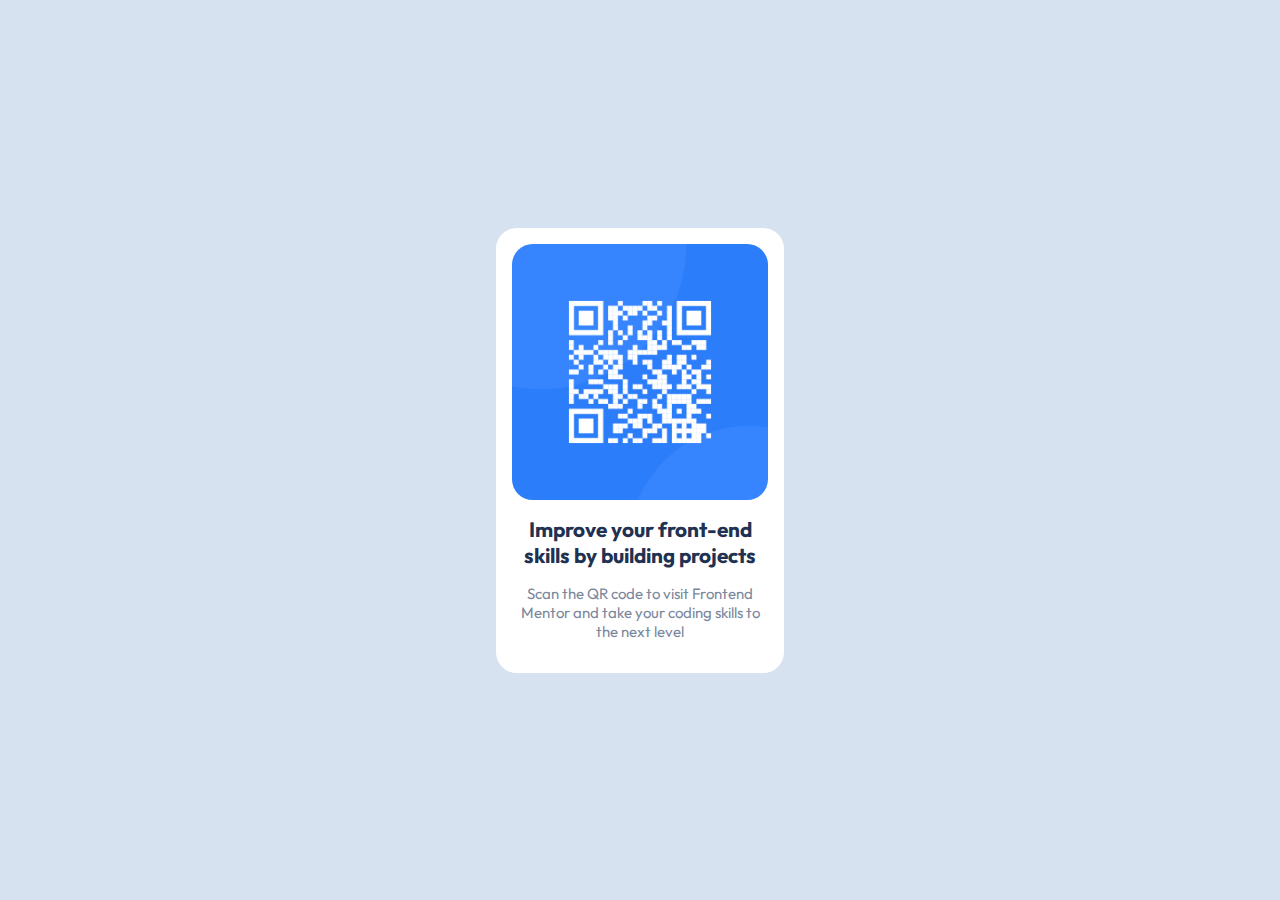
<file: frontendmentor/qr-code-component-main/index.html>
<!DOCTYPE html>
<html lang="en">
<head>
  <meta charset="UTF-8">
  <meta name="viewport" content="width=device-width, initial-scale=1.0"> <!-- displays site properly based on user's device -->

  <link rel="icon" type="image/png" sizes="32x32" href="./images/favicon-32x32.png">
  
  <title>Frontend Mentor | QR code component</title>

  <link rel="stylesheet"
        href="https://fonts.googleapis.com/css2?family=Outfit">
  <link rel="stylesheet" href="style.css">
</head>
<body>

<div class="card">
  <img class="card-image" src="images/image-qr-code.png" alt="QR Code">
  <div class="card-header">
    Improve your front-end skills by building projects
  </div>
  <div class="card-text">
    Scan the QR code to visit Frontend Mentor and take your coding skills to the next level
  </div>
</div>

</body>
</html>
</file>
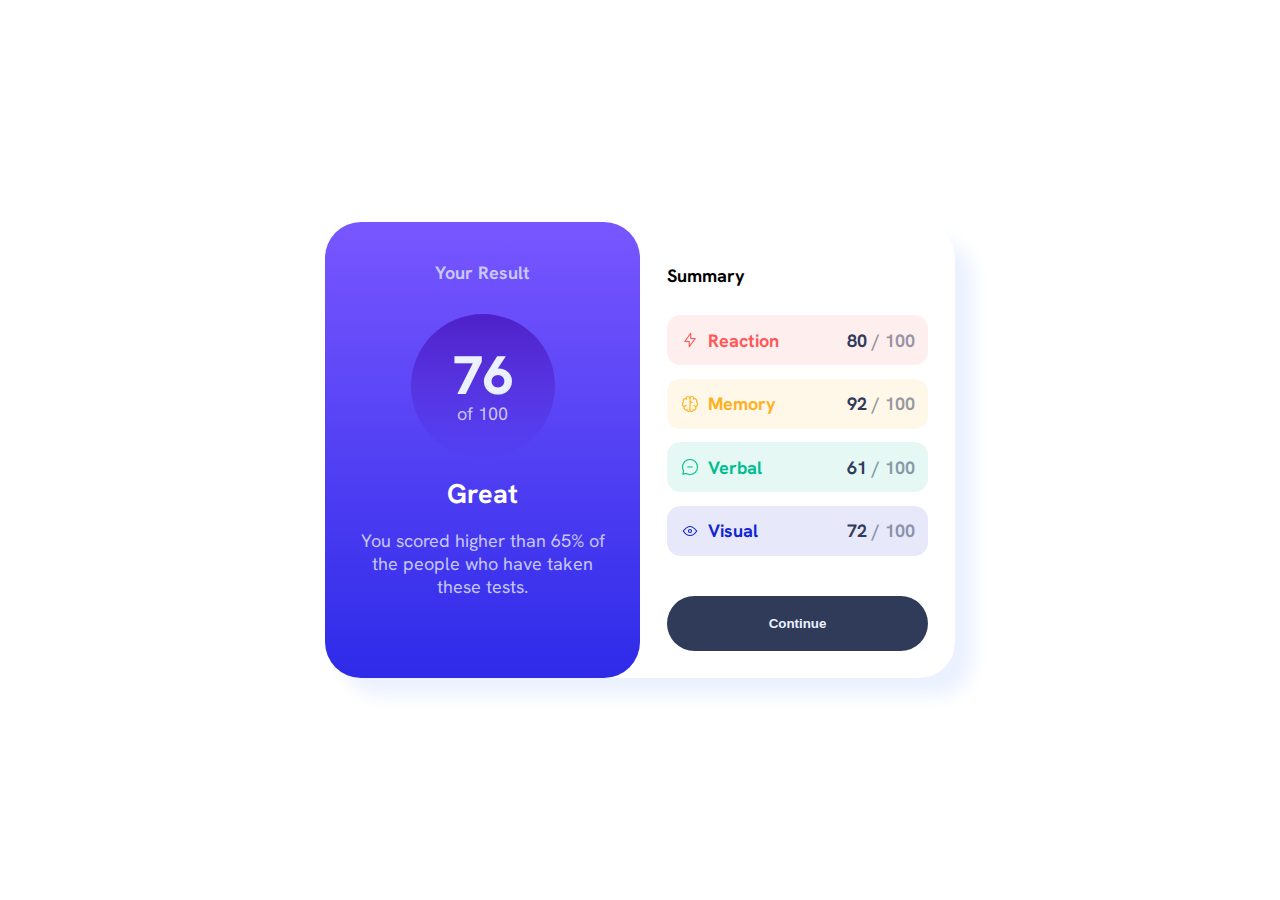
<file: frontendmentor/results-summary-component-main/index.html>
<!DOCTYPE html>
<html lang="en">
<head>
    <meta charset="UTF-8"/>
    <meta name="viewport" content="width=device-width, initial-scale=1.0"/>
    <!-- displays site properly based on user's device -->

    <link rel="icon" type="image/png" sizes="32x32" href="./assets/images/favicon-32x32.png"/>

    <title>Frontend Mentor | Results summary component</title>

    <!-- Feel free to remove these styles or customise in your own stylesheet 👍 -->
    <link rel="stylesheet" href="style.css"/>
</head>
<body>
<main class="container">
    <div class="result">
        <h1 class="result-header">
            Your Result
        </h1>

        <div class="result-circle">
            <div class="result-circle-score">
                76
            </div>
            of 100
        </div>

        <div class="result-text">
            Great
        </div>
        <div class="result-description">
            You scored higher than 65% of the people who have taken these tests.
        </div>
    </div>
    <div class="summary">
        <h2>
            Summary
        </h2>
        <div class="summary-category" id="reaction">
            <div class="summary-category-left">
                <img class="summary-category-icon" src="assets/images/icon-reaction.svg" alt=""/>
                <span class="summary-category-name">
                Reaction
            </span>
            </div>

            <div class="summary-category-score">
                <span>80</span> / 100
            </div>
        </div>

        <div class="summary-category" id="memory">
            <div class="summary-category-left">
                <img class="summary-category-icon" src="assets/images/icon-memory.svg" alt=""/>
                <span class="summary-category-name">
                Memory
            </span>
            </div>

            <div class="summary-category-score">
                <span>92</span> / 100
            </div>
        </div>

        <div class="summary-category" id="verbal">
            <div class="summary-category-left">
                <img class="summary-category-icon" src="assets/images/icon-verbal.svg" alt=""/>
                <span class="summary-category-name">
                Verbal
                </span>
            </div>

            <div class="summary-category-score">
                <span>61</span> / 100
            </div>
        </div>

        <div class="summary-category" id="visual">
            <div class="summary-category-left">
                <img class="summary-category-icon" src="assets/images/icon-visual.svg" alt =""/>
                <span class="summary-category-name">
                Visual
                </span>
            </div>
            <div class="summary-category-score">
                <span>72</span> / 100
            </div>
        </div>
        <button class="summary-continue-button">
            Continue
        </button>
    </div>
</main>
</body>
</html>
</file>
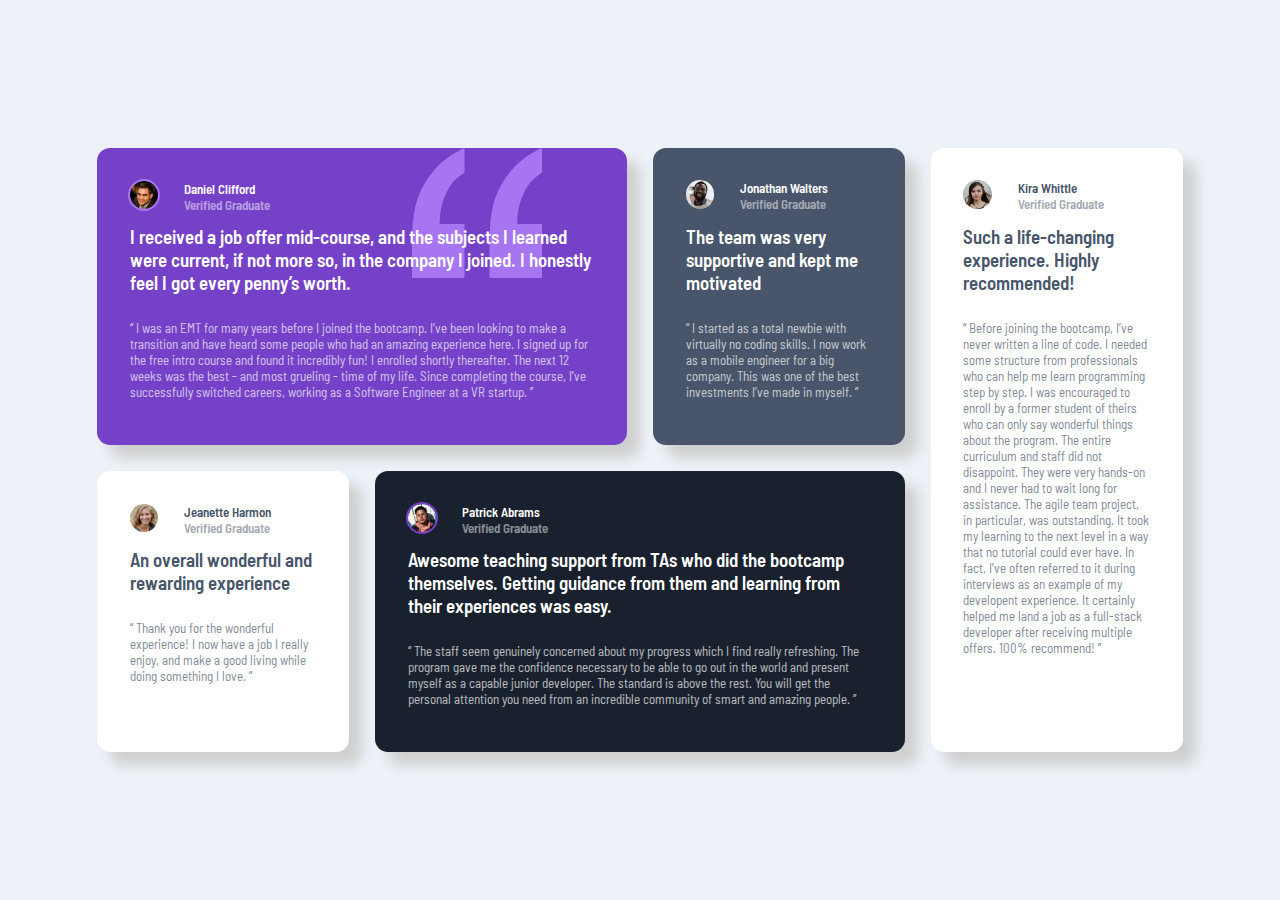
<file: frontendmentor/testimonials-grid-section-main/index.html>
<!DOCTYPE html>
<html lang="en">
<head>
    <meta charset="UTF-8">
    <meta name="viewport" content="width=device-width, initial-scale=1.0">
    <!-- displays site properly based on user's device -->

    <link rel="icon" type="image/png" sizes="32x32" href="./images/favicon-32x32.png">

    <title>Frontend Mentor | [Challenge Name Here]</title>

    <!-- Feel free to remove these styles or customise in your own stylesheet 👍 -->
    <link rel="stylesheet" href="style.css"/>
</head>
<body>
<main class="testimonial-container">
    <div class="testimonial primary dark" id="daniel">
        <div class="testimonial-author">
            <img src="images/image-daniel.jpg" alt="Daniel's photo"/>
            <div class="author-data">
                <div class="author-name">Daniel Clifford</div>
                <div class="author-state">Verified Graduate</div>
            </div>
        </div>

        <h1>
            I received a job offer mid-course, and the subjects I learned were current, if not more so,
            in the company I joined. I honestly feel I got every penny’s worth.
        </h1>

        <p>
            “ I was an EMT for many years before I joined the bootcamp. I’ve been looking to make a
            transition and have heard some people who had an amazing experience here. I signed up
            for the free intro course and found it incredibly fun! I enrolled shortly thereafter.
            The next 12 weeks was the best - and most grueling - time of my life. Since completing
            the course, I’ve successfully switched careers, working as a Software Engineer at a VR startup. ”
        </p>
    </div>


    <div class="testimonial secondary dark" id="jonathan">
        <div class="testimonial-author">
            <img src="images/image-jonathan.jpg" alt="Jonathan's photo"/>
            <div class="author-data">
                <div class="author-name">Jonathan Walters</div>
                <div class="author-state">Verified Graduate</div>
            </div>
        </div>

        <h1 class="testimonial-header">
            The team was very supportive and kept me motivated
        </h1>

        <p class="testimonial-text">
            “ I started as a total newbie with virtually no coding skills. I now work as a mobile engineer
            for a big company. This was one of the best investments I’ve made in myself. ”
        </p>
    </div>


    <div class="testimonial" id="jeanette">
        <div class="testimonial-author">
            <img src="images/image-jeanette.jpg" alt="Jeanette's photo"/>
            <div class="author-data">
                <div class="author-name">Jeanette Harmon</div>
                <div class="author-state">Verified Graduate</div>
            </div>
        </div>

        <h1 class="testimonial-header">
            An overall wonderful and rewarding experience
        </h1>

        <p class="testimonial-text">
            “ Thank you for the wonderful experience! I now have a job I really enjoy, and make a good living
            while doing something I love. ”
        </p>
    </div>


    <div class="testimonial dark" id="patrick">
        <div class="testimonial-author">
            <img src="images/image-patrick.jpg" alt="Patrick's photo"/>
            <div class="author-data">
                <div class="author-name">Patrick Abrams</div>
                <div class="author-state">Verified Graduate</div>
            </div>
        </div>

        <h1 class="testimonial-header">
            Awesome teaching support from TAs who did the bootcamp themselves. Getting guidance from them and
            learning from their experiences was easy.
        </h1>

        <p class="testimonial-text">
            “ The staff seem genuinely concerned about my progress which I find really refreshing. The program
            gave me the confidence necessary to be able to go out in the world and present myself as a capable
            junior developer. The standard is above the rest. You will get the personal attention you need from
            an incredible community of smart and amazing people. ”
        </p>
    </div>


    <div class="testimonial" id="kira">
        <div class="testimonial-author">
            <img src="images/image-kira.jpg" alt="Kira's photo"/>
            <div class="author-data">
                <div class="author-name">Kira Whittle</div>
                <div class="author-state">Verified Graduate</div>
            </div>
        </div>

        <h1 class="testimonial-header">
            Such a life-changing experience. Highly recommended!
        </h1>

        <p class="testimonial-text">
            “ Before joining the bootcamp, I’ve never written a line of code. I needed some structure from
            professionals who can help me learn programming step by step. I was encouraged to enroll by a former
            student of theirs who can only say wonderful things about the program. The entire curriculum and staff
            did not disappoint. They were very hands-on and I never had to wait long for assistance. The agile team
            project, in particular, was outstanding. It took my learning to the next level in a way that no tutorial
            could ever have. In fact, I’ve often referred to it during interviews as an example of my developent
            experience. It certainly helped me land a job as a full-stack developer after receiving multiple offers.
            100% recommend! ”
        </p>
    </div>
</main>
</body>
</html>
</file>
<file: frontendmentor/qr-code-component-main/style.css>
:root {
    --light-gray: hsl(212, 45%, 89%);
    --grayish-blue: hsl(220, 15%, 55%);
    --dark-blue: hsl(218, 44%, 22%);

    --border-radius: 1.3rem;
}

* {
    box-sizing: border-box;
}

body {
    margin: 0;
    background: var(--light-gray);

    display: flex;
    align-items: center;
    justify-content: center;
    flex-direction: column;

    height: 100svh;
}

.card {
    display: flex;
    flex-direction: column;
    gap: 1rem;
    text-align: center;

    background: white;

    border-radius: var(--border-radius);
    padding: 1rem 1rem 2rem;
    width: 18rem;

    font-family: Outfit;
    font-size: 15px
}

.card-image {
    border-radius: var(--border-radius);
    width: 16rem;
}

.card-header {
    font-weight: 700;
    font-size: 1.3rem;

    color: var(--dark-blue);
}

.card-text {
    color: var(--grayish-blue);
}
</file>
<file: frontendmentor/results-summary-component-main/style.css>
:root {
    /** primary **/
    --light-red: 0, 100%, 67%;
    --orangey-yellow: 39, 100%, 56%;
    --green-teal: 166, 100%, 37%;
    --cobalt-blue: 234, 85%, 45%;

    /** gradients **/
    --light-slate-blue: 252, 100%, 67%; /* (background) */
    --light-royal-blue: 241, 81%, 54%; /* (background) */
    --violet-blue: 256, 72%, 46%; /* (circle) */
    --persian-blue: 241, 72%, 46%; /* (circle) */

    /** neutral **/
    --pale-blue: 221, 100%, 96%;
    --light-lavender: 241, 100%, 89%;
    --dark-gray-blue: 224, 30%, 27%;
}

#reaction {
    --category-color: var(--light-red);
}

#memory {
    --category-color: var(--orangey-yellow);
}

#verbal {
    --category-color: var(--green-teal);
}

#visual {
    --category-color: var(--cobalt-blue);
}

* {
    box-sizing: border-box;
}

body {
    margin: 0;

    font-size: 18px;
    font-family: HankenGrotesk, sans-serif;
}

.container {
    display: flex;
    flex-direction: column;

    --border-radius: 2em;
}

.result, .summary {
    flex: 1;
}

.result {
    background: linear-gradient(
            hsl(var(--light-slate-blue)),
            hsl(var(--light-royal-blue))
    );
    border-radius: 0 0 var(--border-radius) var(--border-radius);
    padding: 1.5em;

    display: grid;
    align-content: start;
    gap: 1em;

    color: hsl(var(--light-lavender));
    text-align: center;
}

.result-circle {
    width: 8em;
    height: 8em;

    margin-inline: auto;

    background: linear-gradient(
            hsl(var(--violet-blue)),
            hsla(var(--persian-blue), 0)
    );
    border-radius: 4em;

    display: grid;
    place-content: center;
}

.result-circle-score {
    font-weight: 800;
    font-size: 3em;
    line-height: 1;
    color: hsl(var(--pale-blue));
}

.result-text {
    font-size: 1.5em;
    font-weight: 700;
    color: white;
}

.summary {
    display: flex;
    flex-direction: column;
    padding: 1.5em;
    gap: 0.75em;
}

.summary-category {
    display: flex;

    padding: 0.75em;
    border-radius: 0.75em;

    justify-content: space-between;
}

.summary-category-icon {
    height: 1em;
    aspect-ratio: 1;
}

.summary-category-name {
    display: inline-block;
}

.summary-category-score {
    font-weight: 700;
    color: hsl(var(--dark-gray-blue), 0.5);
}

.summary-category-score span {
    color: hsl(var(--dark-gray-blue));
}

h1, h2 {
    font-size: 1em;
}

.summary-category {
    background: hsla(var(--category-color), 0.1);
}

.summary-category-left {
    display: flex;
    align-items: center;
    gap: 0.5em;
}

.summary-category-name {
    color: hsl(var(--category-color));
    font-weight: 700;
}

.summary-category-icon {
    stroke: hsl(var(--category-color));

    display: inline-block;
    width: 1em;
    height: 1em;
}

button {
    margin-top: 2em;
    padding: 1.5em;
    font-weight: 800;

    background: hsl(var(--dark-gray-blue));
    color: hsl(var(--pale-blue));
    border: none;
    border-radius: 3em;
}

button:active, button:hover {
    cursor: pointer;
    background: linear-gradient(
            hsl(var(--light-slate-blue)),
            hsl(var(--light-royal-blue))
    );
}

@media(min-width: 500px) {
    body {
        display: grid;
        place-content: center;
        min-height: 100svh;
    }

    .result {
        border-radius: var(--border-radius);
    }

    .container {
        flex-direction: row;
        border-radius: var(--border-radius);

        box-shadow: 1em 1em 1em hsl(var(--pale-blue));
        max-width: 35em;
    }
}

@font-face {
    font-family: HankenGrotesk;
    src: url("assets/fonts/HankenGrotesk-VariableFont_wght.ttf") format("truetype");
    font-weight: 100 900;
}
</file>
<file: frontendmentor/testimonials-grid-section-main/style.css>
@import url('https://fonts.googleapis.com/css?family=Barlow Semi Condensed');

:root {
    --moderate-violet: 263, 55%, 52%;
    --very-dark-grayish-blue: 217, 19%, 35%;
    --very-dark-blackish-blue: 219, 29%, 14%;

    --light-gray: 0, 0%, 81%;
    --light-grayish-blue: 210, 46%, 95%;

    --moderate-violet-lighter: #a775f1; /* color-picked from the bg-pattern-quotation */
}

* {
    box-sizing: border-box;
}

body {
    margin: 0;

    font-family: 'Barlow Semi Condensed';
    font-size: 13px;

    color: hsl(var(--very-dark-grayish-blue));

    min-height: 100svh;
    background-color: hsl(var(--light-grayish-blue));

    display: grid;
    place-content: center;
}

.testimonial-container {
    display: grid;
    gap: 2em;
    padding: 2em;

    max-width: 87.5em;
}

.testimonial {
    border-radius: 1em;
    padding: 2.5em;

    background: white;

    box-shadow: 1em 1em 1em hsl(var(--light-gray));

    display: flex;
    flex-direction: column;
}

.dark {
    color: white;
    background: hsl(var(--very-dark-blackish-blue));
}

.primary {
    background: hsl(var(--moderate-violet));

    position: relative;
    contain: content;
}

.secondary {
    background: hsl(var(--very-dark-grayish-blue));
}

.primary .testimonial-author::before {
    content: '';
    background: url('images/bg-pattern-quotation.svg') no-repeat;
    background-size: 10em 10em;
    width: 10em;
    height: 10em;

    position: absolute;
    top: 0;
    right: 6.5em;
    z-index: -1;
}

.testimonial-author {
    display: flex;
    gap: 2em;
    font-weight: 600;
}


.testimonial-author img {
    border-radius: 50%;
    height: 2.2em;
}

.author-state {
    opacity: 50%;
}

.testimonial h1 {
    font-size: 1.45em;
    font-weight: 600;
}

.testimonial p {
    opacity: 70%;
}

#daniel img {
    outline: 0.2em solid var(--moderate-violet-lighter);
}

#patrick img {
    outline: 0.2em solid hsl(var(--moderate-violet));
}

@media (min-width: 1100px) {
    .testimonial-container {
        grid-template-columns: repeat(4, 1fr);
    }

    #daniel {
        grid-column: span 2;
    }

    #patrick {
        grid-column: span 2;
    }

    #kira {
        grid-column: 4;
        grid-row: 1 / span 2;
    }
}
</file>
